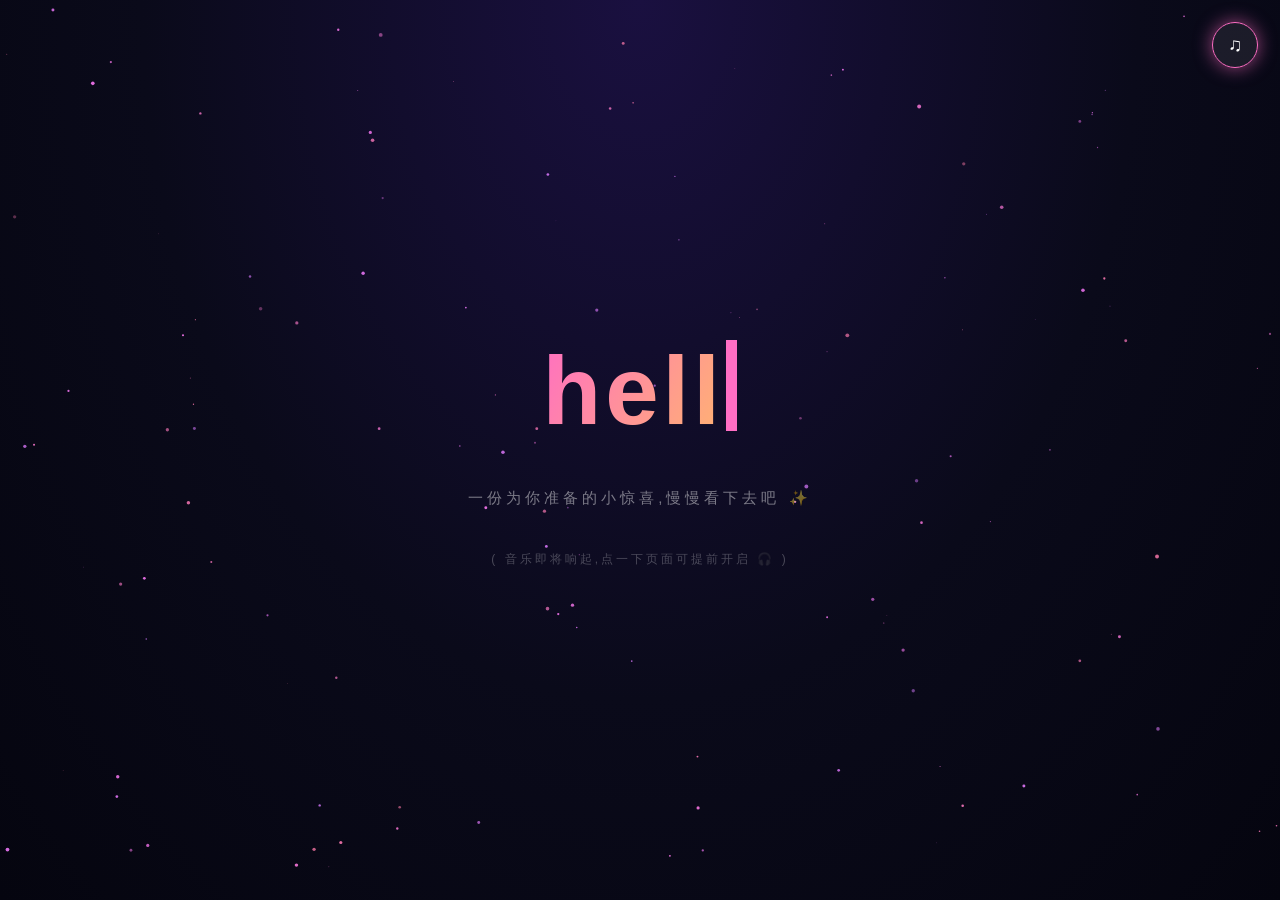
<file: index.html>
<!DOCTYPE html>
<html lang="zh-CN">
<head>
<meta charset="UTF-8">
<meta name="viewport" content="width=device-width, initial-scale=1.0">
<title>hello · llyt · just a kiss</title>
<link rel="stylesheet" href="style.css">
</head>
<body>
<canvas id="stars"></canvas>
<button class="music-btn" id="musicBtn" title="播放背景音乐">&#9835;</button>
<div class="page" style="justify-content:center; text-align:center;">
  <h1 class="big-title glow-text" id="line1" style="margin-bottom:6px;"></h1>
  <h1 class="big-title glow-text" id="line2" style="margin-bottom:6px;"></h1>
  <h1 class="big-title glow-text" id="line3"></h1>
  <p class="sub-text" id="sub">一份为你准备的小惊喜,慢慢看下去吧 &#10024;</p>
  <a class="btn hidden" id="enterBtn" href="letter.html">点开我的心意 &#128140;</a>
  <p class="sub-text" id="hint" style="margin-top:34px; font-size:12px; letter-spacing:3px; color:rgba(255,255,255,0.25);">( 音乐即将响起,点一下页面可提前开启 &#127911; )</p>
</div>
<script src="shared.js"></script>
<script>
(function () {
  var phrases = ['hello', 'llyt', 'just a kiss'];
  var ids = ['line1', 'line2', 'line3'];
  var els = ids.map(function (id) { return document.getElementById(id); });

  function typeWord(el, text, done) {
    var i = 0;
    el.innerHTML = '<span></span><span class="cursor"></span>';
    var span = el.querySelector('span');
    var t = setInterval(function () {
      if (i < text.length) {
        span.textContent = text.slice(0, ++i);
      } else {
        clearInterval(t);
        el.querySelector('.cursor').remove();
        done();
      }
    }, 130);
  }

  function run() {
    typeWord(els[0], phrases[0], function () {
      setTimeout(function () {
        typeWord(els[1], phrases[1], function () {
          setTimeout(function () {
            typeWord(els[2], phrases[2], function () {
              setTimeout(function () {
                document.getElementById('sub').classList.add('show');
                var btn = document.getElementById('enterBtn');
                btn.classList.remove('hidden');
                document.getElementById('hint').style.opacity = '0';
                burstHearts(30);
                if (window.fireworks) fireworks(4000);
              }, 500);
            });
          }, 400);
        });
      }, 400);
    });
  }
  setTimeout(run, 600);

  var mb = document.getElementById('musicBtn');
  mb.addEventListener('click', function () { toggleMusic(mb); });
})();
</script>
</body>
</html>
</file>
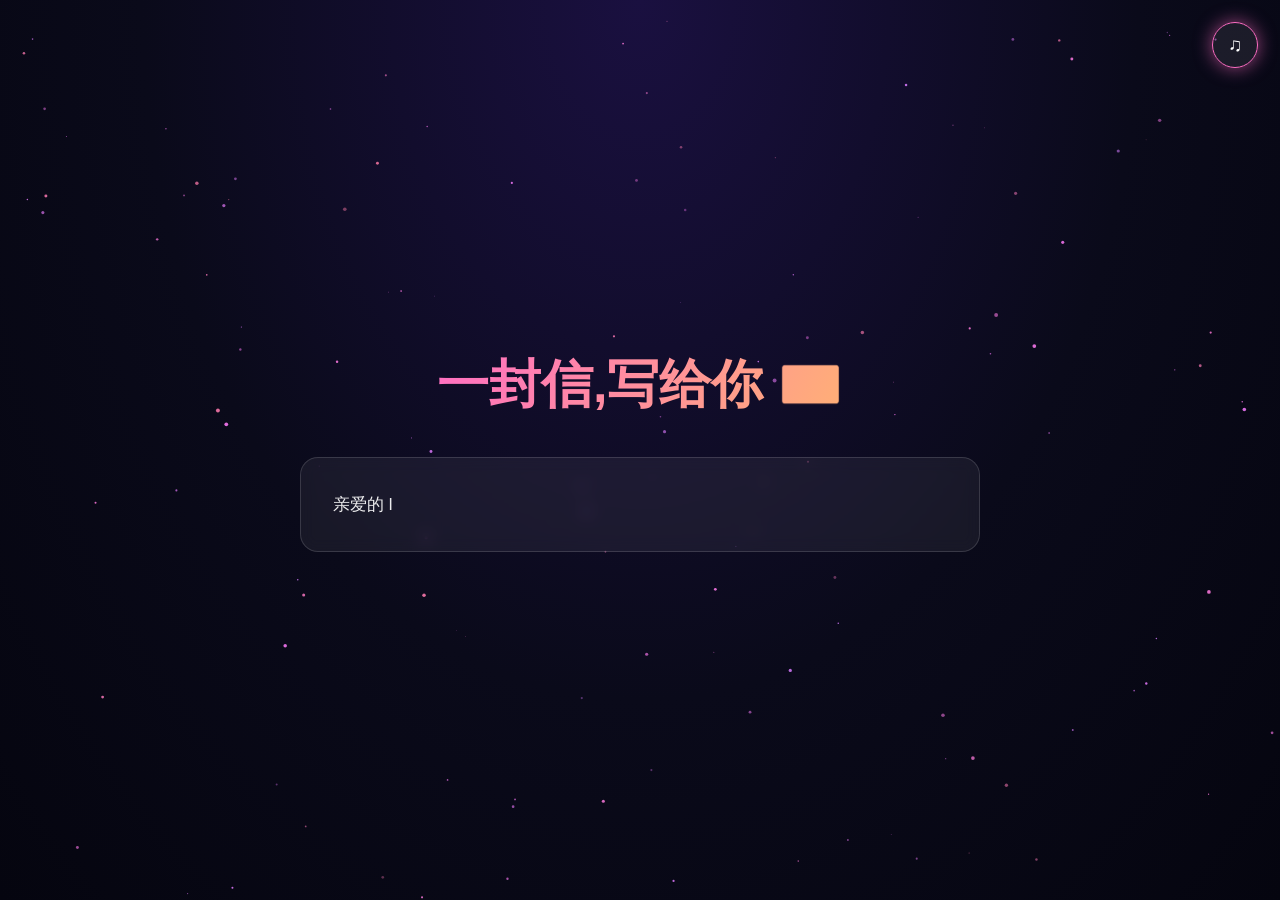
<file: letter.html>
<!DOCTYPE html>
<html lang="zh-CN">
<head>
<meta charset="UTF-8">
<meta name="viewport" content="width=device-width, initial-scale=1.0">
<title>给你的信</title>
<link rel="stylesheet" href="style.css">
</head>
<body>
<canvas id="stars"></canvas>
<button class="music-btn" id="musicBtn" title="播放背景音乐">&#9835;</button>
<div class="page" style="justify-content:center;">
  <h2 class="mid-title glow-text" style="margin-bottom:36px;">一封信,写给你 &#128140;</h2>
  <div class="letter-box card" id="letterBox"></div>
  <a class="btn hidden" id="nextBtn" href="memory.html" style="margin-top:38px;">下一页:想对你说的话 &#10024;</a>
</div>
<script src="shared.js"></script>
<script>
(function () {
  var lines = [
    '亲爱的 llyt,',
    '',
    '写下这些字的时候,窗外刚好起了风。',
    '有些话在心里转了很久,今天想找个地方放一放。',
    '于是就想到了你。',
    '',
    '认识你以后,我好像悄悄变了一点——',
    '以前觉得日子就是日子,',
    '现在会觉得,有你在的那天,风都温柔一些。',
    '',
    '你大概不知道,有些名字,',
    '光是念出来,就会让人忍不住嘴角上扬。',
    '',
    '我没有要说破什么,也不敢说破什么。',
    '只是想着,如果往后的故事里,',
    '能多一个人一起翻阅,应该会很不错。',
    '',
    '—— 一个悄悄写了这些字的人'
  ];

  var box = document.getElementById('letterBox');
  var i = 0;

  function typeLine() {
    if (i >= lines.length) {
      var next = document.getElementById('nextBtn');
      next.classList.remove('hidden');
      burstHearts(24);
      return;
    }
    var line = lines[i];
    i++;
    if (line === '') {
      box.appendChild(document.createElement('br'));
      setTimeout(typeLine, 220);
      return;
    }
    var p = document.createElement('p');
    box.appendChild(p);
    var j = 0;
    var t = setInterval(function () {
      if (j < line.length) {
        p.textContent = line.slice(0, ++j);
      } else {
        clearInterval(t);
        setTimeout(typeLine, 420);
      }
    }, 55);
  }

  setTimeout(typeLine, 800);

  var mb = document.getElementById('musicBtn');
  mb.addEventListener('click', function () { toggleMusic(mb); });
})();
</script>
</body>
</html>
</file>
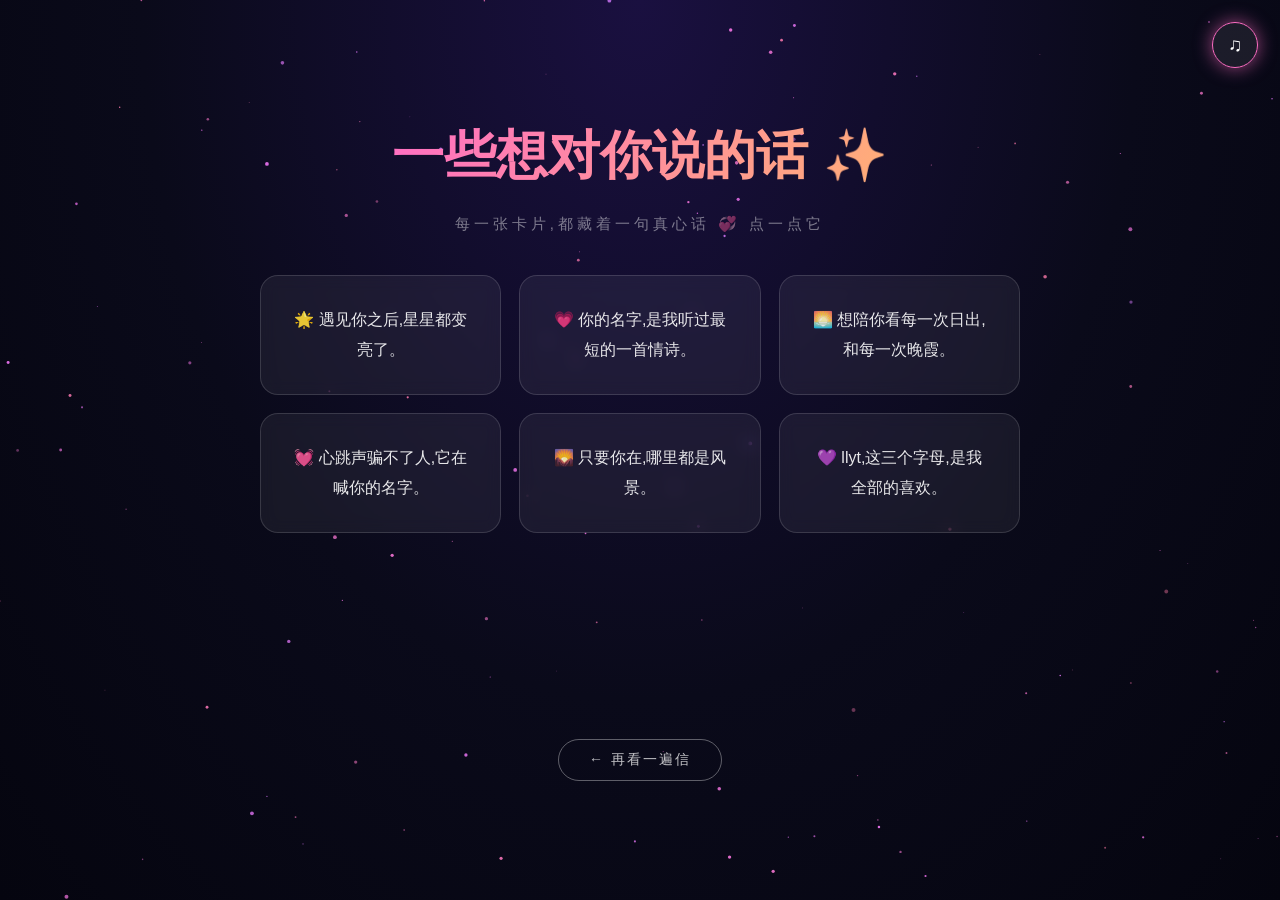
<file: memory.html>
<!DOCTYPE html>
<html lang="zh-CN">
<head>
<meta charset="UTF-8">
<meta name="viewport" content="width=device-width, initial-scale=1.0">
<title>想对你说的话</title>
<link rel="stylesheet" href="style.css">
</head>
<body>
<canvas id="stars"></canvas>
<button class="music-btn" id="musicBtn" title="播放背景音乐">&#9835;</button>
<div class="page" style="justify-content:center;">
  <h2 class="mid-title glow-text">一些想对你说的话 &#10024;</h2>
  <p class="sub-text">每一张卡片,都藏着一句真心话 &#128158; 点一点它</p>
  <div class="memory-grid" id="grid"></div>
  <div class="nav-row" style="margin-top:44px;">
    <a class="btn-ghost" href="letter.html">&#8592; 再看一遍信</a>
    <a class="btn hidden" id="nextBtn" href="question.html">最后一个问题 &#10084;&#65039;</a>
  </div>
</div>
<script src="shared.js"></script>
<script>
(function () {
  var cards = [
    '\uD83C\uDF1F 遇见你之后,星星都变亮了。',
    '\uD83D\uDC97 你的名字,是我听过最短的一首情诗。',
    '\uD83C\uDF05 想陪你看每一次日出,和每一次晚霞。',
    '\uD83D\uDC93 心跳声骗不了人,它在喊你的名字。',
    '\uD83C\uDF04 只要你在,哪里都是风景。',
    '\uD83D\uDC9C llyt,这三个字母,是我全部的喜欢。',
    '\uD83D\uDC9D 你的笑,是我的充电站。',
    '\uD83D\uDCDD 未来的计划里,我悄悄加上了你。'
  ];

  var grid = document.getElementById('grid');

  cards.forEach(function (text, idx) {
    var d = document.createElement('div');
    d.className = 'card memory-card';
    d.textContent = text;
    d.style.transitionDelay = (idx * 0.12) + 's';
    d.addEventListener('click', function () {
      burstHearts(14);
      d.style.background = 'rgba(255, 110, 196, 0.16)';
      d.style.borderColor = 'rgba(255, 110, 196, 0.55)';
      if (!d.dataset.picked) {
        d.dataset.picked = '1';
        var next = document.getElementById('nextBtn');
        next.classList.remove('hidden');
      }
    });
    grid.appendChild(d);
    setTimeout(function () { d.classList.add('show'); }, 400 + idx * 120);
  });

  var mb = document.getElementById('musicBtn');
  mb.addEventListener('click', function () { toggleMusic(mb); });
})();
</script>
</body>
</html>
</file>
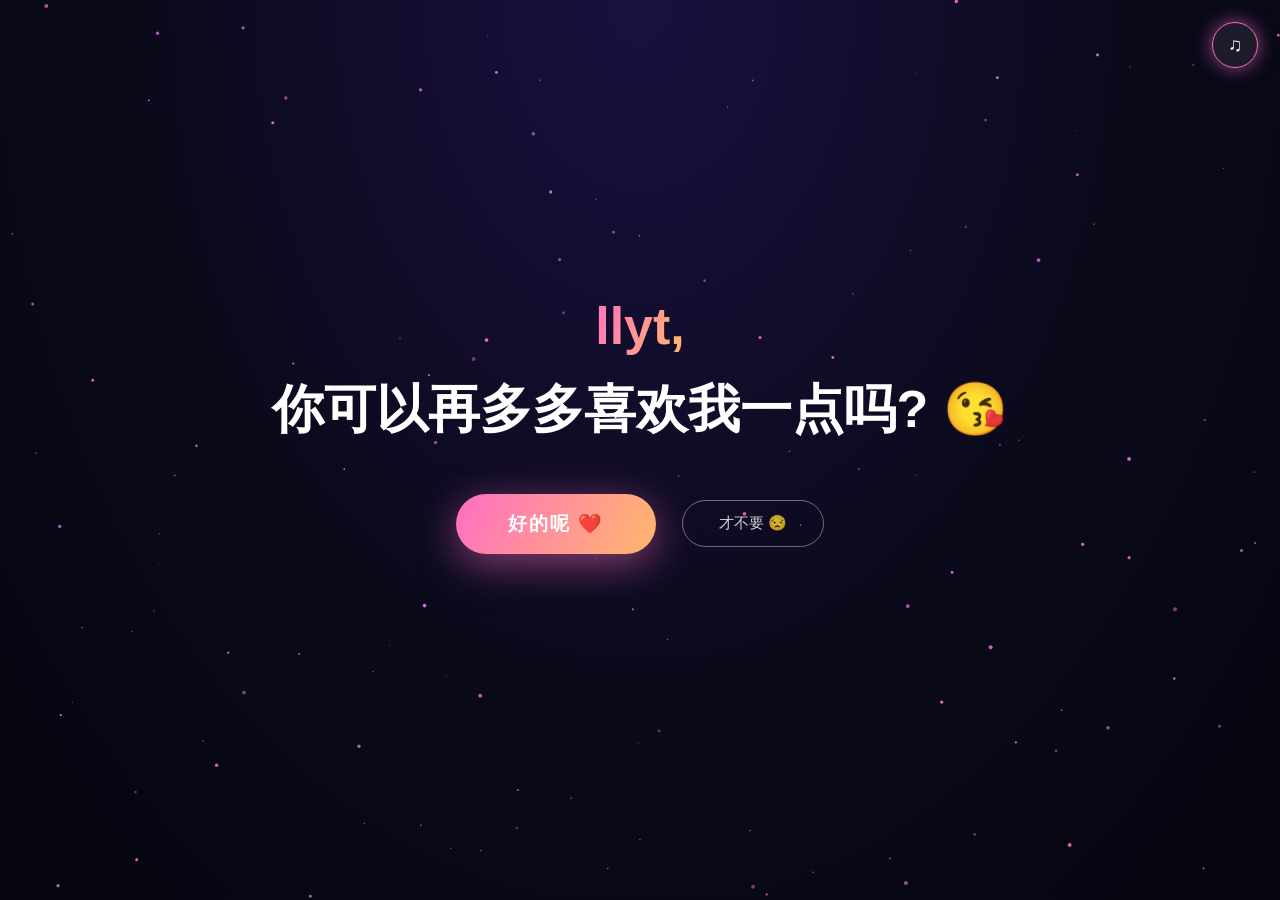
<file: question.html>
<!DOCTYPE html>
<html lang="zh-CN">
<head>
<meta charset="UTF-8">
<meta name="viewport" content="width=device-width, initial-scale=1.0">
<title>最后的问题</title>
<link rel="stylesheet" href="style.css">
</head>
<body>
<canvas id="stars"></canvas>
<canvas id="fx"></canvas>
<button class="music-btn" id="musicBtn" title="播放背景音乐">&#9835;</button>

<div class="page" id="askPage" style="justify-content:center;">
  <h2 class="mid-title glow-text">llyt,</h2>
  <h2 class="mid-title" style="margin-top:10px;">你可以再多多喜欢我一点吗? &#128536;</h2>
  <div class="question-wrap">
    <button class="btn-yes" id="yesBtn">好的呢 &#10084;&#65039;</button>
    <button class="btn-no" id="noBtn">才不要 &#128530;</button>
  </div>
  <p class="sub-text" id="noMsg" style="margin-top:26px;">&nbsp;</p>
</div>

<div class="page hidden" id="endPage">
  <h1 class="end-title glow-text" id="endLine1" style="margin-bottom:14px;">就知道你会答应 &#127881;</h1>
  <h1 class="end-title glow-text" id="endLine2">说好了,要多多喜欢我哦 &#128149;</h1>
  <p class="sub-text" id="endSub">那从今天起,我要把攒了很久的喜欢,都慢慢分给你。 &#127801;</p>
  <div class="nav-row" style="margin-top:44px;">
    <a class="btn-ghost" href="memory.html">&#8592; 回去看看情话</a>
    <a class="btn-ghost" href="index.html">从头再看一遍 &#8634;</a>
  </div>
</div>

<script src="shared.js"></script>
<script>
(function () {
  var noBtn = document.getElementById('noBtn');
  var noMsg = document.getElementById('noMsg');
  var yesBtn = document.getElementById('yesBtn');
  var msgs = ['再想想? \uD83E\uDD14', '不要嘛 ~ \uD83D\uDE21', '真的吗? \uD83D\uDE32', '你舍得吗? \uD83D\uDE22', '我不信 ~ \uD83D\uDE44', '好啦,快选左边! \uD83D\uDE18'];

  noBtn.addEventListener('click', function () {
    var i = Math.floor(Math.random() * msgs.length);
    noMsg.textContent = msgs[i];
    burstHearts(6);
    var x = Math.random() * (window.innerWidth - 160);
    var y = Math.random() * (window.innerHeight - 90);
    noBtn.style.position = 'fixed';
    noBtn.style.left = x + 'px';
    noBtn.style.top = y + 'px';
    noBtn.style.transform = 'rotate(' + (Math.random() * 40 - 20) + 'deg)';
    noBtn.style.transition = 'all 0.25s ease';
  });

  yesBtn.addEventListener('click', function () {
    document.getElementById('askPage').classList.add('hidden');
    var end = document.getElementById('endPage');
    end.classList.remove('hidden');
    if (window.fireworks) fireworks(9000);
    burstHearts(60);
    setTimeout(function () { burstHearts(40); }, 2200);
    setTimeout(function () { burstHearts(40); }, 4500);
  });

  var mb = document.getElementById('musicBtn');
  mb.addEventListener('click', function () { toggleMusic(mb); });
})();
</script>
</body>
</html>
</file>
<file: style.css>
* { margin: 0; padding: 0; box-sizing: border-box; }
html, body { height: 100%; }
body {
  font-family: "Segoe UI", "PingFang SC", "Microsoft YaHei", -apple-system, sans-serif;
  background: radial-gradient(ellipse at 50% 0%, #1a1040 0%, #0a0a1a 55%, #05050f 100%);
  color: #fff;
  overflow-x: hidden;
}
canvas#stars {
  position: fixed;
  inset: 0;
  width: 100%;
  height: 100%;
  z-index: 1;
  pointer-events: none;
}
canvas#fx {
  position: fixed;
  inset: 0;
  width: 100%;
  height: 100%;
  z-index: 5;
  pointer-events: none;
}
.page {
  position: relative;
  z-index: 2;
  min-height: 100vh;
  display: flex;
  flex-direction: column;
  align-items: center;
  justify-content: center;
  padding: 40px 24px;
  text-align: center;
  opacity: 0;
  animation: pageIn 1s ease forwards;
}
@keyframes pageIn {
  from { opacity: 0; transform: translateY(18px); }
  to   { opacity: 1; transform: none; }
}
.glow-text {
  background: linear-gradient(120deg, #ff6ec4 0%, #ffb86b 40%, #7ef9ff 80%, #ff6ec4 100%);
  background-size: 300% auto;
  -webkit-background-clip: text;
  background-clip: text;
  color: transparent;
  animation: shine 6s linear infinite;
}
@keyframes shine { to { background-position: 300% center; } }
.big-title {
  font-size: clamp(40px, 9vw, 96px);
  font-weight: 800;
  letter-spacing: 4px;
  line-height: 1.3;
}
.mid-title {
  font-size: clamp(26px, 5.5vw, 52px);
  font-weight: 700;
  line-height: 1.4;
}
.sub-text {
  margin-top: 18px;
  font-size: 15px;
  letter-spacing: 4px;
  color: rgba(255, 255, 255, 0.45);
  line-height: 2;
}
.btn {
  display: inline-block;
  margin-top: 42px;
  padding: 15px 46px;
  border: none;
  border-radius: 999px;
  background: linear-gradient(120deg, #ff6ec4, #ff8f6b, #ff6ec4);
  background-size: 200% auto;
  color: #fff;
  font-size: 17px;
  font-weight: 600;
  letter-spacing: 3px;
  cursor: pointer;
  text-decoration: none;
  box-shadow: 0 8px 34px rgba(255, 110, 196, 0.45);
  transition: transform 0.25s ease, box-shadow 0.25s ease, background-position 0.6s ease;
  animation: pulse 2.2s ease infinite;
}
.btn:hover { transform: translateY(-3px) scale(1.04); box-shadow: 0 14px 44px rgba(255, 110, 196, 0.6); }
@keyframes pulse {
  0%, 100% { box-shadow: 0 8px 34px rgba(255, 110, 196, 0.45); }
  50%      { box-shadow: 0 8px 46px rgba(126, 249, 255, 0.55); }
}
.btn-ghost {
  display: inline-block;
  margin-top: 24px;
  padding: 11px 30px;
  border: 1px solid rgba(255, 255, 255, 0.35);
  border-radius: 999px;
  background: transparent;
  color: rgba(255, 255, 255, 0.75);
  font-size: 14px;
  letter-spacing: 2px;
  cursor: pointer;
  text-decoration: none;
  transition: all 0.25s ease;
}
.btn-ghost:hover { border-color: #ff6ec4; color: #ff6ec4; }
.card {
  background: rgba(255, 255, 255, 0.06);
  border: 1px solid rgba(255, 255, 255, 0.14);
  border-radius: 18px;
  padding: 28px 32px;
  backdrop-filter: blur(8px);
  transition: all 0.3s ease;
}
.letter-box {
  max-width: 680px;
  width: 100%;
  text-align: left;
  font-size: 17px;
  line-height: 2.2;
  color: rgba(255, 255, 255, 0.92);
}
.letter-box .kiss {
  color: #ff6ec4;
  font-weight: 600;
}
.cursor {
  display: inline-block;
  width: 0.12em;
  height: 0.95em;
  background: #ff6ec4;
  vertical-align: -0.08em;
  margin-left: 2px;
  animation: blink 0.9s steps(1) infinite;
}
@keyframes blink { 50% { opacity: 0; } }
.heart {
  position: fixed;
  z-index: 6;
  pointer-events: none;
  animation: floatUp 3s ease-out forwards;
  opacity: 0;
}
@keyframes floatUp {
  0%   { opacity: 0; transform: translateY(0) scale(0.4) rotate(0deg); }
  15%  { opacity: 1; }
  100% { opacity: 0; transform: translateY(-160px) scale(1.35) rotate(12deg); }
}
.music-btn {
  position: fixed;
  top: 22px;
  right: 22px;
  z-index: 8;
  width: 46px;
  height: 46px;
  border-radius: 50%;
  border: 1px solid rgba(255, 255, 255, 0.3);
  background: rgba(255, 255, 255, 0.08);
  color: #fff;
  font-size: 19px;
  cursor: pointer;
  transition: all 0.3s ease;
}
.music-btn:hover { border-color: #ff6ec4; transform: scale(1.1); }
.music-btn.on { border-color: #ff6ec4; box-shadow: 0 0 18px rgba(255, 110, 196, 0.6); animation: spin 5s linear infinite; }
@keyframes spin { to { transform: rotate(360deg); } }
.memory-grid {
  display: grid;
  grid-template-columns: repeat(auto-fit, minmax(220px, 1fr));
  gap: 18px;
  max-width: 760px;
  width: 100%;
  margin-top: 36px;
}
.memory-card {
  cursor: pointer;
  font-size: 16px;
  line-height: 1.9;
  color: rgba(255, 255, 255, 0.9);
  min-height: 120px;
  display: flex;
  align-items: center;
  justify-content: center;
  opacity: 0;
  transform: translateY(24px);
  transition: opacity 0.7s ease, transform 0.7s ease, background 0.3s ease, border-color 0.3s ease;
}
.memory-card.show { opacity: 1; transform: none; }
.memory-card:hover {
  background: rgba(255, 110, 196, 0.14);
  border-color: rgba(255, 110, 196, 0.5);
  transform: translateY(-4px) scale(1.02);
}
.question-wrap { display: flex; gap: 26px; align-items: center; justify-content: center; flex-wrap: wrap; margin-top: 48px; }
.btn-yes {
  padding: 17px 52px;
  border: none;
  border-radius: 999px;
  background: linear-gradient(120deg, #ff6ec4, #ffb86b);
  color: #fff;
  font-size: 19px;
  font-weight: 700;
  letter-spacing: 2px;
  cursor: pointer;
  box-shadow: 0 10px 40px rgba(255, 110, 196, 0.5);
  transition: transform 0.2s ease, box-shadow 0.2s ease;
  animation: pulse 2s ease infinite;
}
.btn-no {
  position: relative;
  padding: 13px 36px;
  border: 1px solid rgba(255, 255, 255, 0.4);
  border-radius: 999px;
  background: transparent;
  color: rgba(255, 255, 255, 0.8);
  font-size: 15px;
  cursor: pointer;
  transition: all 0.15s ease;
}
.end-title {
  font-size: clamp(34px, 7.5vw, 80px);
  font-weight: 800;
  letter-spacing: 6px;
}
.hidden { display: none !important; }
.nav-row { display: flex; gap: 16px; flex-wrap: wrap; justify-content: center; }
</file>
